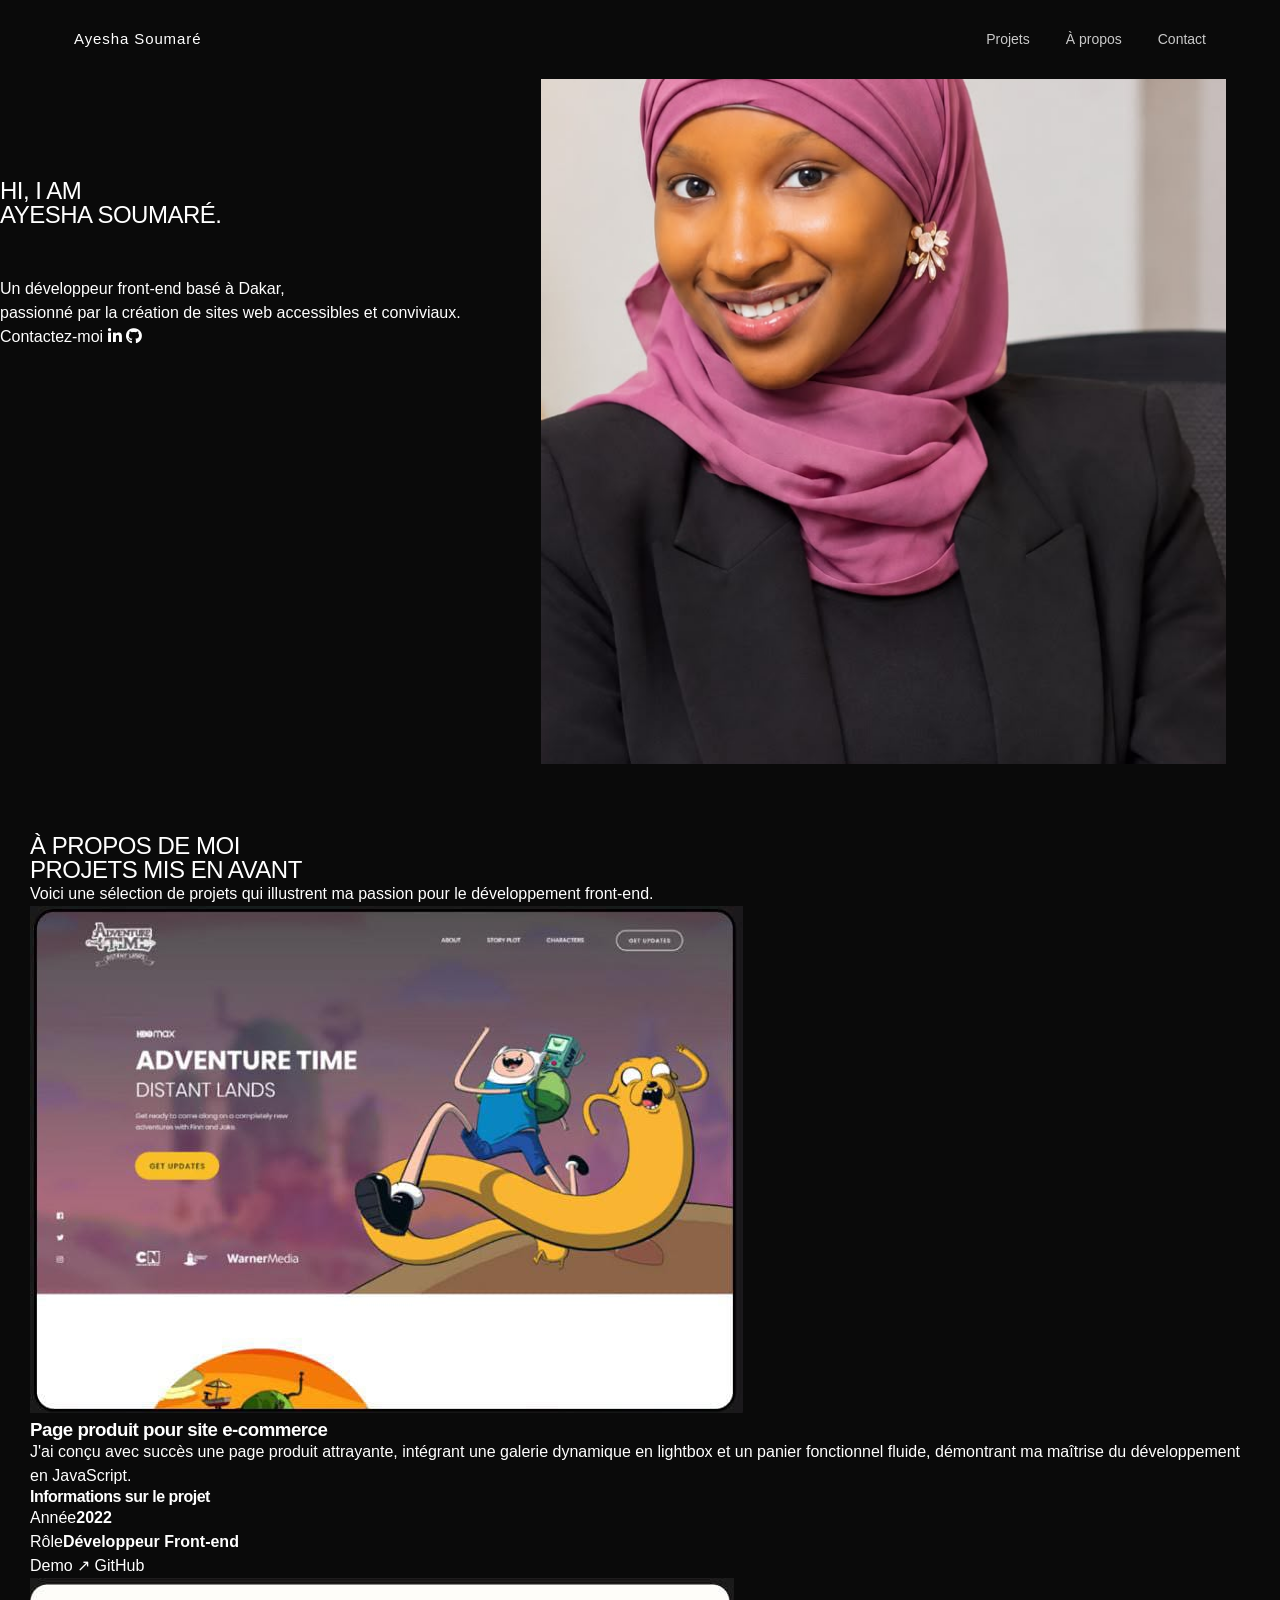
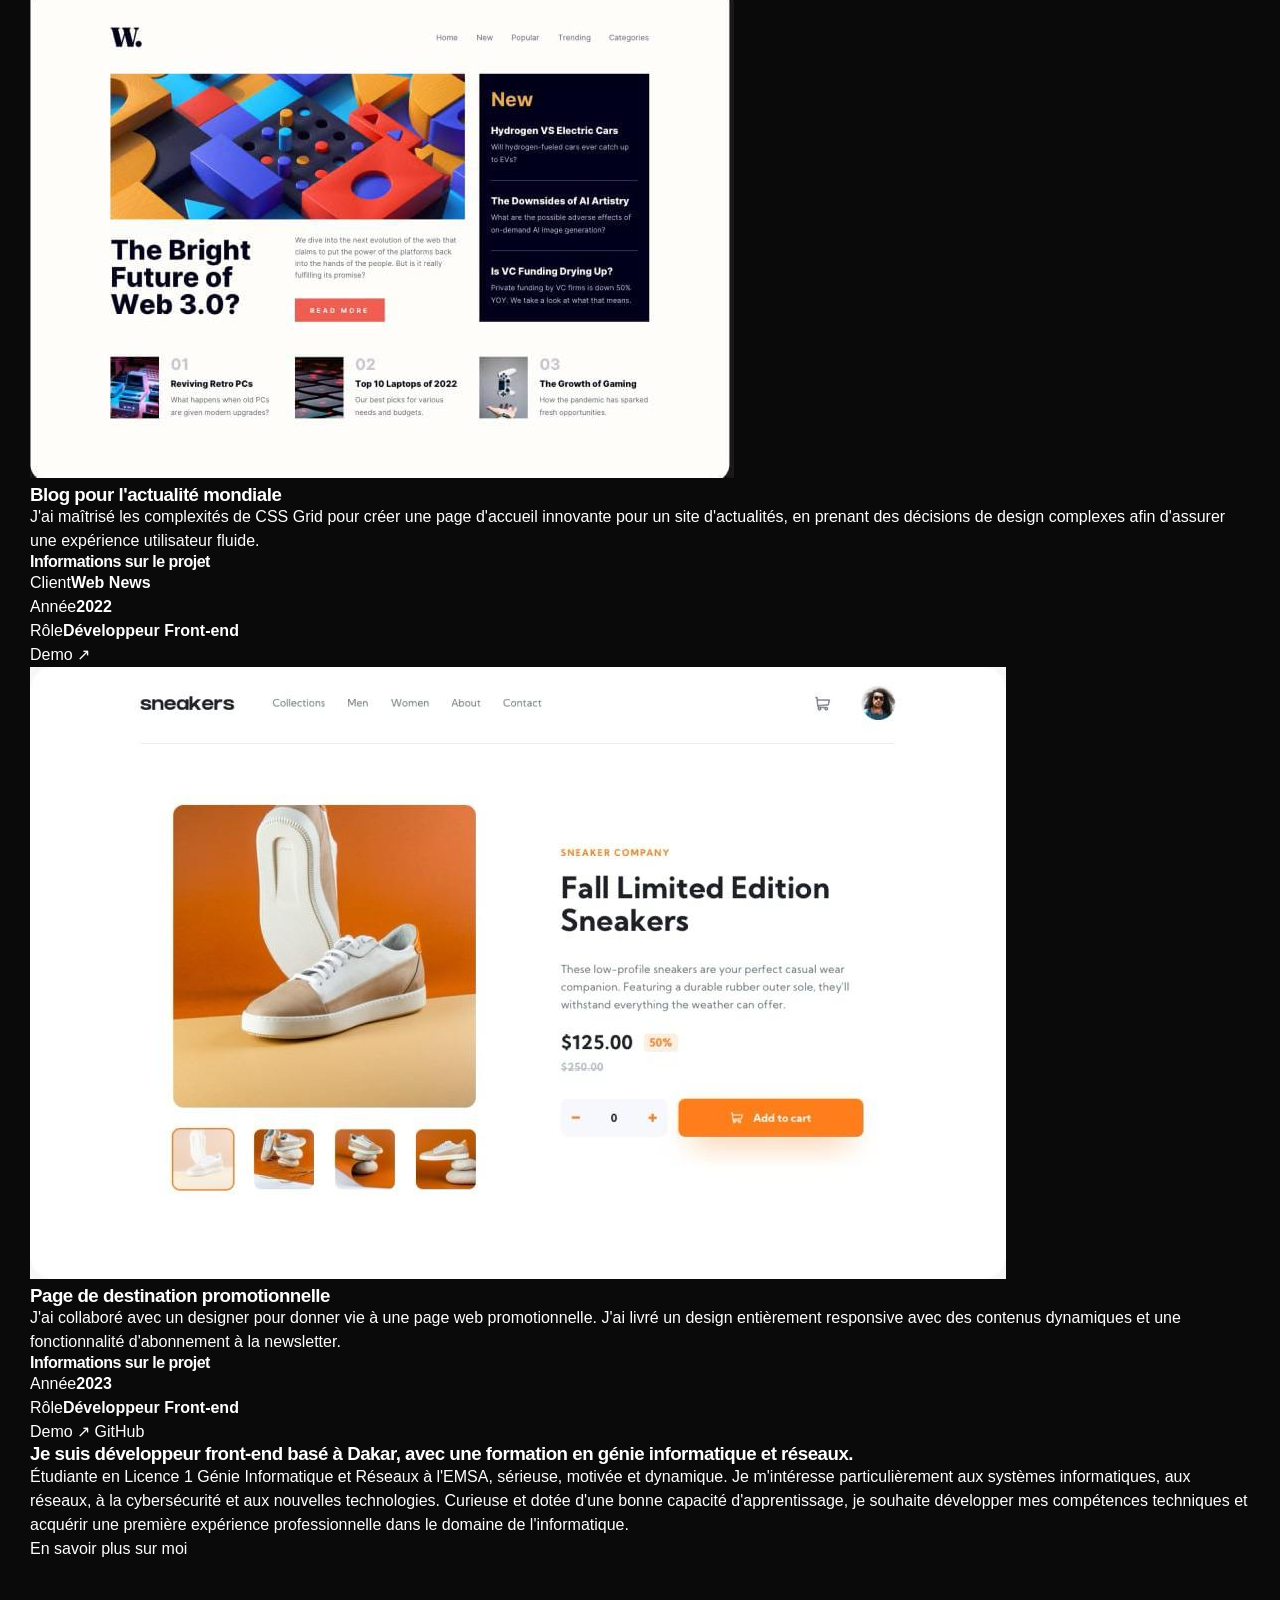
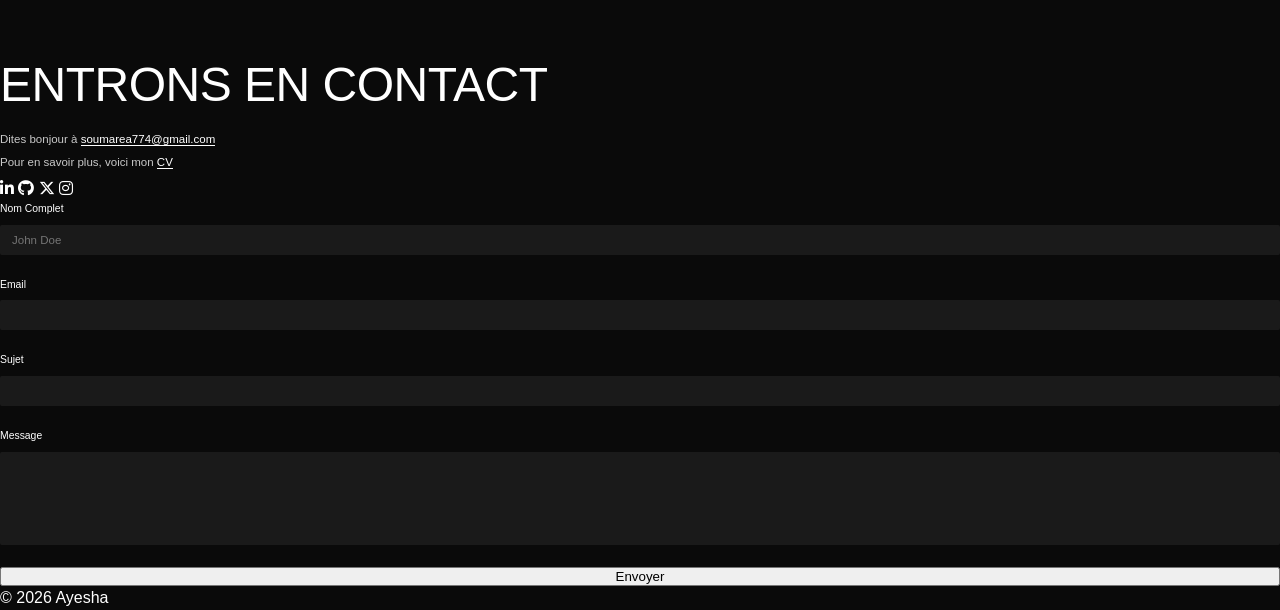
<file: index.html>
<!DOCTYPE html>
<html lang="en">
<head>
    <meta charset="UTF-8">
    <meta name="viewport" content="width=device-width, initial-scale=1.0">
    <title>Portfolio</title>
    <link rel="stylesheet" href="Style.css">
    <link rel="stylesheet" href="https://cdnjs.cloudflare.com/ajax/libs/font-awesome/6.5.0/css/all.min.css">
</head>
<body>
<header>
  <div class="brand">Ayesha Soumaré</div>
  <nav>
    <a href="#projets">Projets</a>
    <a href="A propos.html">À propos</a>
    <a href="#contact">Contact</a>
  </nav>
</header>



<section class="hero">
    <div class="hero-text">
      <h1>Hi, I am<br>Ayesha Soumaré.</h1>
      <p>Un développeur front-end basé à Dakar,<br> passionné par la création de sites web accessibles et conviviaux.</p>
      <div class="hero-actions">
        <a href="#contact" class="btn-yellow">Contactez-moi</a>
       <a href="#"> <i class="fa-brands fa-linkedin-in"></i> </a>
      <a href="#"> <i class="fa-brands fa-github"></i> </a>
     
      </div>
    </div>
    <div class="hero-photo">
      <img src="image copy 3.png" alt="Photo de profil">
    </div>
  </section>

  <section class="apropos" id="apropos">
    <div class="apropos-left">
      <h2>À propos de moi</h2>
    </div>
    
   <section class="projets" id="projets">
    <div class="projets-intro">
      <h2>Projets mis en avant</h2>
      <p>Voici une sélection de projets qui illustrent ma passion pour le développement front-end.</p>
    </div>

    <article class="projet-card">
      <div class="projet-image">
        <img src="image.png" alt="Aperçu du projet page produit e-commerce">
      </div>
      <div class="projet-details">
        <h3>Page produit pour site e-commerce</h3>
        <p>J'ai conçu avec succès une page produit attrayante, intégrant une galerie dynamique en lightbox et un panier fonctionnel fluide, démontrant ma maîtrise du développement en JavaScript.</p>
        <h4>Informations sur le projet</h4>
        <div class="projet-info">
          <div><span>Année</span><strong>2022</strong></div>
          <div><span>Rôle</span><strong>Développeur Front-end</strong></div>
        </div>
        <div class="projet-links">
          <a href="#">Demo ↗</a>
          <a href="#">GitHub</a>
        </div>
      </div>
    </article>
     <article class="projet-card">
      <div class="projet-image">
        <img src="image copy.png" alt="Aperçu du projet blog d'actualité">
      </div>
      <div class="projet-details">
        <h3>Blog pour l'actualité mondiale</h3>
        <p>J'ai maîtrisé les complexités de CSS Grid pour créer une page d'accueil innovante pour un site d'actualités, en prenant des décisions de design complexes afin d'assurer une expérience utilisateur fluide.</p>
        <h4>Informations sur le projet</h4>
        <div class="projet-info">
          <div><span>Client</span><strong>Web News</strong></div>
          <div><span>Année</span><strong>2022</strong></div>
          <div><span>Rôle</span><strong>Développeur Front-end</strong></div>
        </div>
        <div class="projet-links">
          <a href="#">Demo ↗</a>
        </div>
      </div>
    </article>
     <article class="projet-card">
      <div class="projet-image">
        <img src="image copy 2.png" alt="Aperçu du projet page de destination">
      </div>
      <div class="projet-details">
        <h3>Page de destination promotionnelle</h3>
        <p>J'ai collaboré avec un designer pour donner vie à une page web promotionnelle. J'ai livré un design entièrement responsive avec des contenus dynamiques et une fonctionnalité d'abonnement à la newsletter.</p>
        <h4>Informations sur le projet</h4>
        <div class="projet-info">
          <div><span>Année</span><strong>2023</strong></div>
          <div><span>Rôle</span><strong>Développeur Front-end</strong></div>
        </div>
        <div class="projet-links">
          <a href="#">Demo ↗</a>
          <a href="#">GitHub</a>
        </div>
      </div>
    </article>
  </section>

  <div class="apropos-right">
      <h3>Je suis développeur front-end basé à Dakar, avec une formation en génie informatique et réseaux.</h3>
      <p>Étudiante en Licence 1 Génie Informatique et Réseaux à l'EMSA,
                sérieuse, motivée et dynamique. Je m'intéresse particulièrement
                aux systèmes informatiques, aux réseaux, à la cybersécurité et
                aux nouvelles technologies. Curieuse et dotée d'une bonne capacité
                d'apprentissage, je souhaite développer mes compétences techniques
                et acquérir une première expérience professionnelle dans le domaine
                de l'informatique.</p>
      <a href="#apropos" class="link-underline"><a href="A propos.html">En savoir plus sur moi</a></a>
    </div>
  </section>
   <section class="contact" id="contact">
    <div class="contact-left">
      <h2>Entrons en contact</h2>
      <p>Dites bonjour à <a href="mailto:soumarea774@gmail.com">soumarea774@gmail.com</a></p>
      <p>Pour en savoir plus, voici mon <a href="CV.html">CV</a></p>
      <div class="hero-actions">
       <a href="#"> <i class="fa-brands fa-linkedin-in"></i> </a>
      <a href="#"> <i class="fa-brands fa-github"></i> </a>
     <a href="#"> <i class="fa-brands fa-x-twitter"></i> </a>
      <a href="#"> <i class="fa-brands fa-instagram"></i> </a>
      </div>
    </div>
    <form class="contact-form">
      <label for="nom">Nom Complet</label>
      <input type="text" id="nom" name="nom" placeholder="John Doe">

      <label for="email">Email</label>
      <input type="email" id="email" name="email">

      <label for="sujet">Sujet</label>
      <input type="text" id="sujet" name="sujet">

      <label for="message">Message</label>
      <textarea id="message" name="message" rows="5"></textarea>

      <button type="submit" class="btn-yellow">Envoyer</button>
    </form>
  </section>

  <footer>
    <p>&copy; 2026 Ayesha </p>
  </footer>

  </body>
</html>
</file>
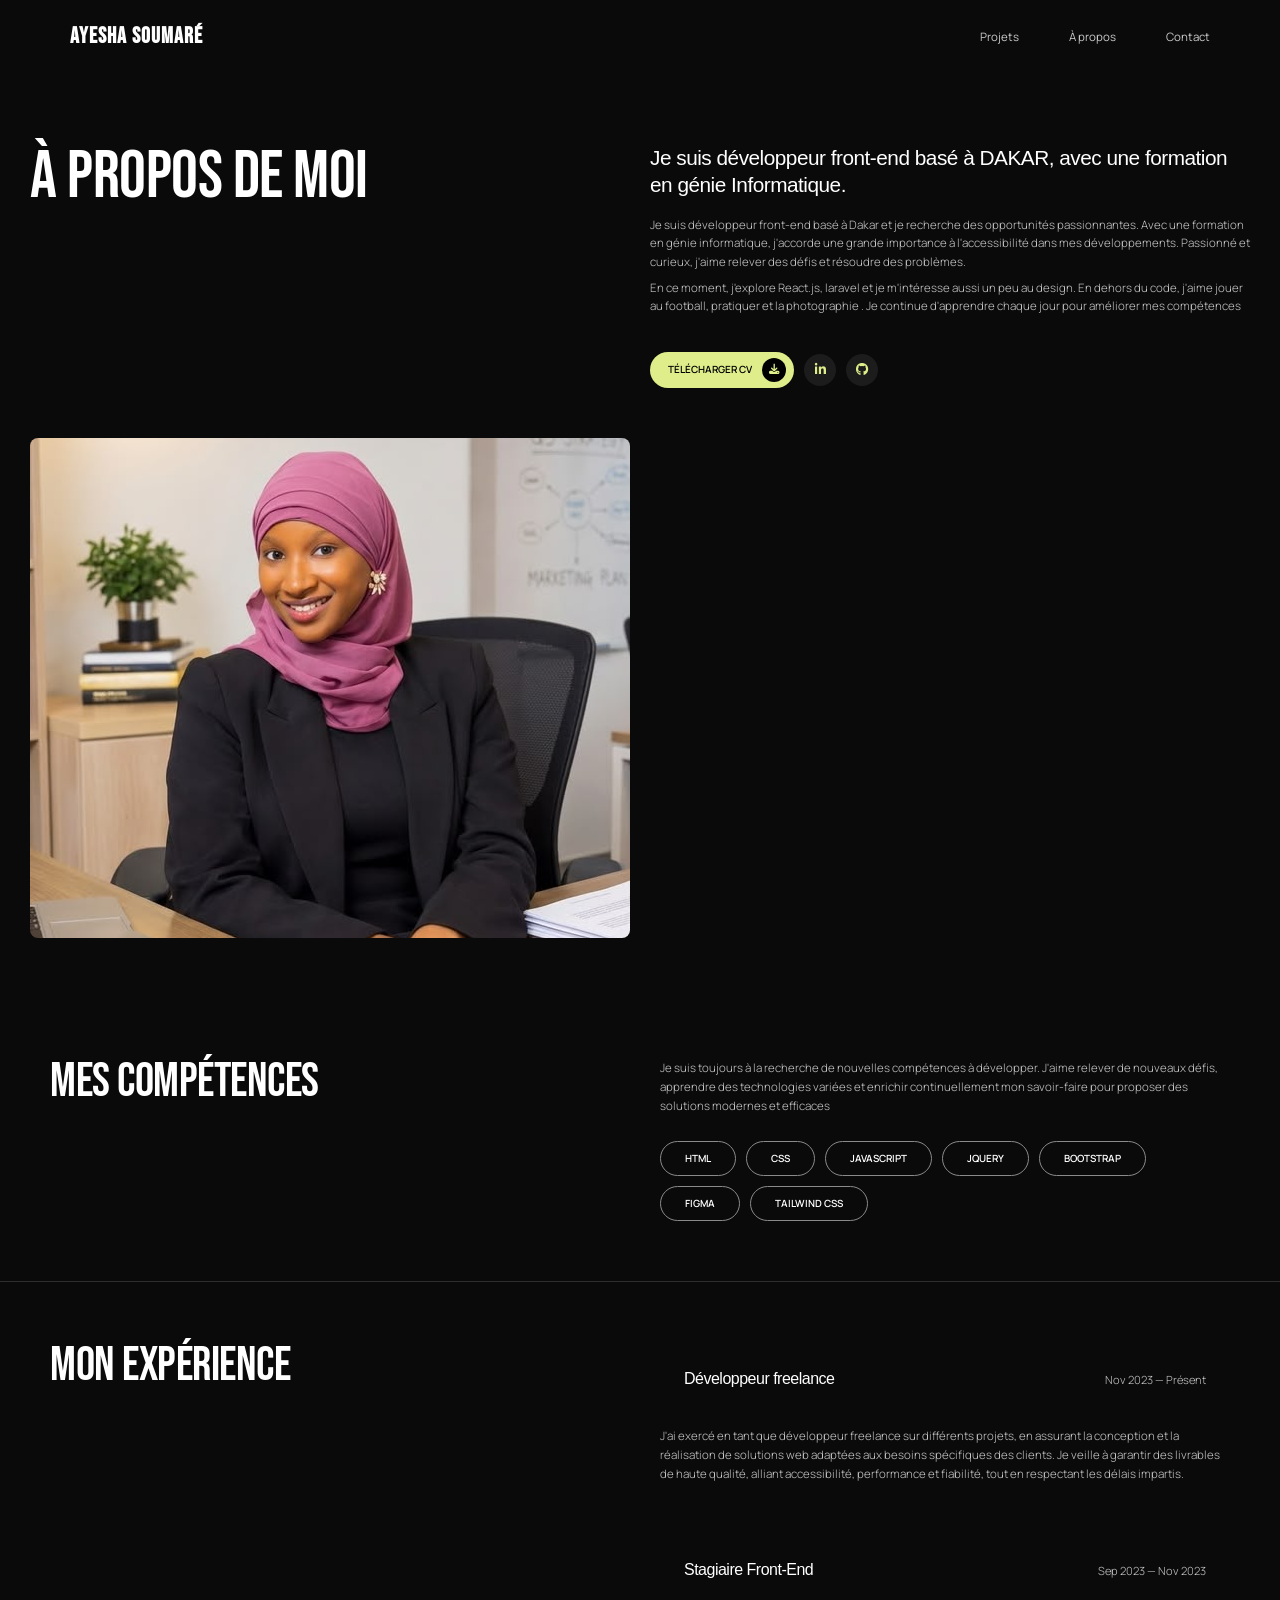
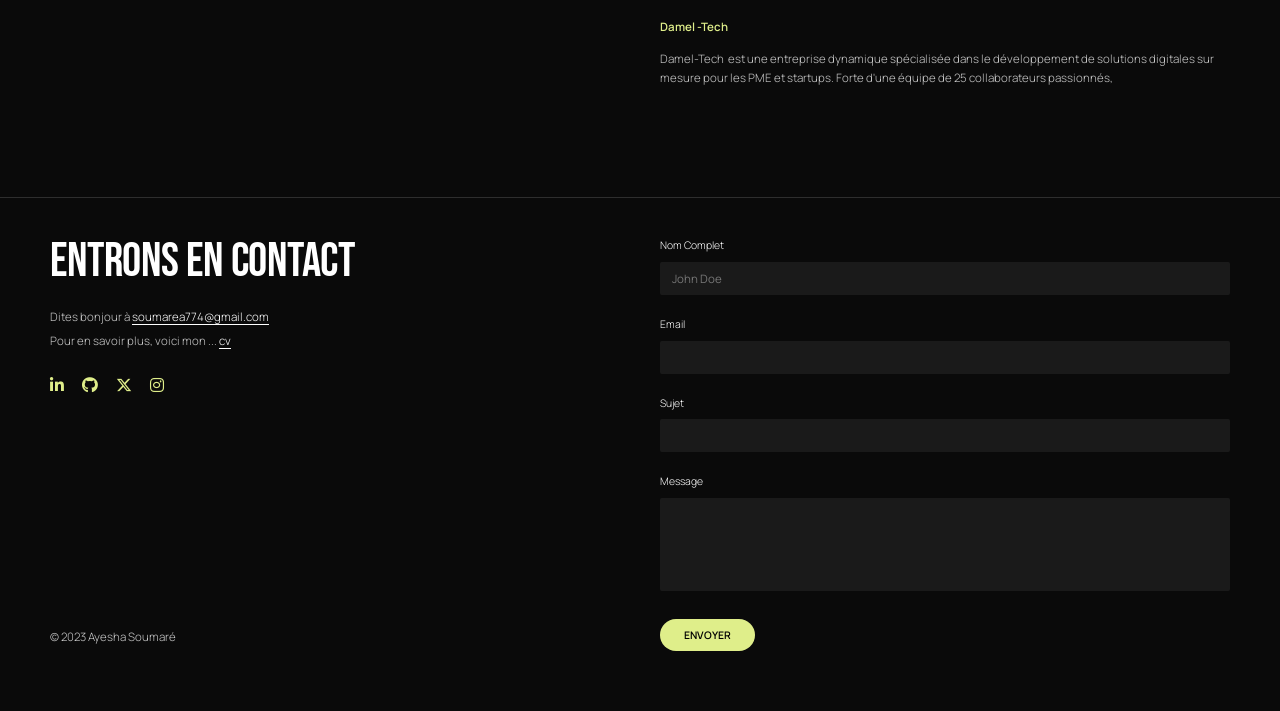
<file: A propos.html>
<!DOCTYPE html>
<html lang="fr">
<head>
  <meta charset="UTF-8">
  <meta name="viewport" content="width=device-width, initial-scale=1.0">
  <title>Portfolio</title>
  <link rel="preconnect" href="https://fonts.googleapis.com">
  <link rel="preconnect" href="https://fonts.gstatic.com" crossorigin>
  <link href="https://fonts.googleapis.com/css2?family=Bebas+Neue&family=Manrope:wght@300;400;500;600&display=swap" rel="stylesheet">
  <link rel="stylesheet" href="https://cdnjs.cloudflare.com/ajax/libs/font-awesome/6.5.1/css/all.min.css">
  <link rel="stylesheet" href="Style.css">
</head>
<body>

  <!-- Navbar -->
  <header class="navbar">
    <a href="#" class="logo">Ayesha Soumaré</a>
    <nav>
      <a href="#">Projets</a>
      <a href="#apropos">À propos</a>
      <a href="#contact">Contact</a>
    </nav>
  </header>

  <!-- À propos -->
  <section class="apropos" id="apropos">
    <div class="apropos-top">
      <h1>À propos de moi</h1>
      <div class="apropos-text">
        <h3>Je suis développeur front-end basé à DAKAR, avec une formation en génie Informatique.</h3>
        <p>Je suis développeur front-end basé à Dakar et je recherche des opportunités passionnantes. Avec une formation en génie informatique, j'accorde une grande importance à l'accessibilité dans mes développements. Passionné et curieux, j'aime relever des défis et résoudre des problèmes.</p>
        <p>En ce moment, j'explore React.js, laravel et je m'intéresse aussi un peu au design. En dehors du code, j'aime jouer au football, pratiquer et la photographie . Je continue d'apprendre chaque jour pour améliorer mes compétences</p>
        <div class="actions">
          <a href="#" class="btn-cv">Télécharger CV <span class="icon-circle"><i class="fa-solid fa-download"></i></span></a>
          <a href="#" class="icon-btn"><i class="fa-brands fa-linkedin-in"></i></a>
          <a href="#" class="icon-btn"><i class="fa-brands fa-github"></i></a>
        </div>
      </div>
    </div>

    <div class="hero-photo2">
      <img src="WhatsApp Image 2026-09-30 at 17.14.30.jpeg" alt="Photo de profil">
    </div>
  </section>

  <!-- Compétences -->
  <section class="section">
    <h2>Mes compétences</h2>
    <div class="content">
      <p>Je suis toujours à la recherche de nouvelles compétences à développer. J'aime relever de nouveaux défis, apprendre des technologies variées et enrichir continuellement mon savoir-faire pour proposer des solutions modernes et efficaces</p>
      <ul class="tags">
        <li>HTML</li>
        <li>CSS</li>
        <li>JavaScript</li>
        <li>jQuery</li>
        <li>Bootstrap</li>
        <li>Figma</li>
        <li>Tailwind CSS</li>
      </ul>
    </div>
  </section>

  <!-- Expérience -->
  <section class="section">
    <h2>Mon expérience</h2>
    <div class="content">
      <article class="job">
        <header>
          <h3>Développeur freelance</h3>
          <span class="date">Nov 2023 — Présent</span>
        </header>
        <p>J'ai exercé en tant que développeur freelance sur différents projets, en assurant la conception et la réalisation de solutions web adaptées aux besoins spécifiques des clients. Je veille à garantir des livrables de haute qualité, alliant accessibilité, performance et fiabilité, tout en respectant les délais impartis.</p>
      </article>

      <article class="job">
        <header>
          <h3>Stagiaire Front-End</h3>
          <span class="date">Sep 2023 — Nov 2023</span>
        </header>
        <span class="company">Damel -Tech</span>
        <p>Damel-Tech&nbsp; est une entreprise dynamique spécialisée dans le développement de solutions digitales sur mesure pour les PME et startups. Forte d'une équipe de 25 collaborateurs passionnés,</p>
      </article>
    </div>
  </section>

  <!-- Contact -->
  <section class="section contact" id="contact">
    <div class="contact-left">
      <h2>Entrons en contact</h2>
      <p>Dites bonjour à <a href="mailto:moussandoye@gmail.com">soumarea774@gmail.com</a></p>
      <p>Pour en savoir plus, voici mon ... <a href="#">cv</a></p>
      <div class="socials">
        <a href="#"><i class="fa-brands fa-linkedin-in"></i></a>
        <a href="#"><i class="fa-brands fa-github"></i></a>
        <a href="#"><i class="fa-brands fa-x-twitter"></i></a>
        <a href="#"><i class="fa-brands fa-instagram"></i></a>
      </div>
      <p class="copyright">© 2023 Ayesha Soumaré</p>
    </div>

    <form class="contact-form">
      <label for="nom">Nom Complet</label>
      <input type="text" id="nom" placeholder="John Doe">

      <label for="email">Email</label>
      <input type="email" id="email">

      <label for="sujet">Sujet</label>
      <input type="text" id="sujet">

      <label for="message">Message</label>
      <textarea id="message" rows="5"></textarea>

      <button type="submit" class="btn-send">Envoyer</button>
    </form>
  </section>

</body>
</html>
</file>
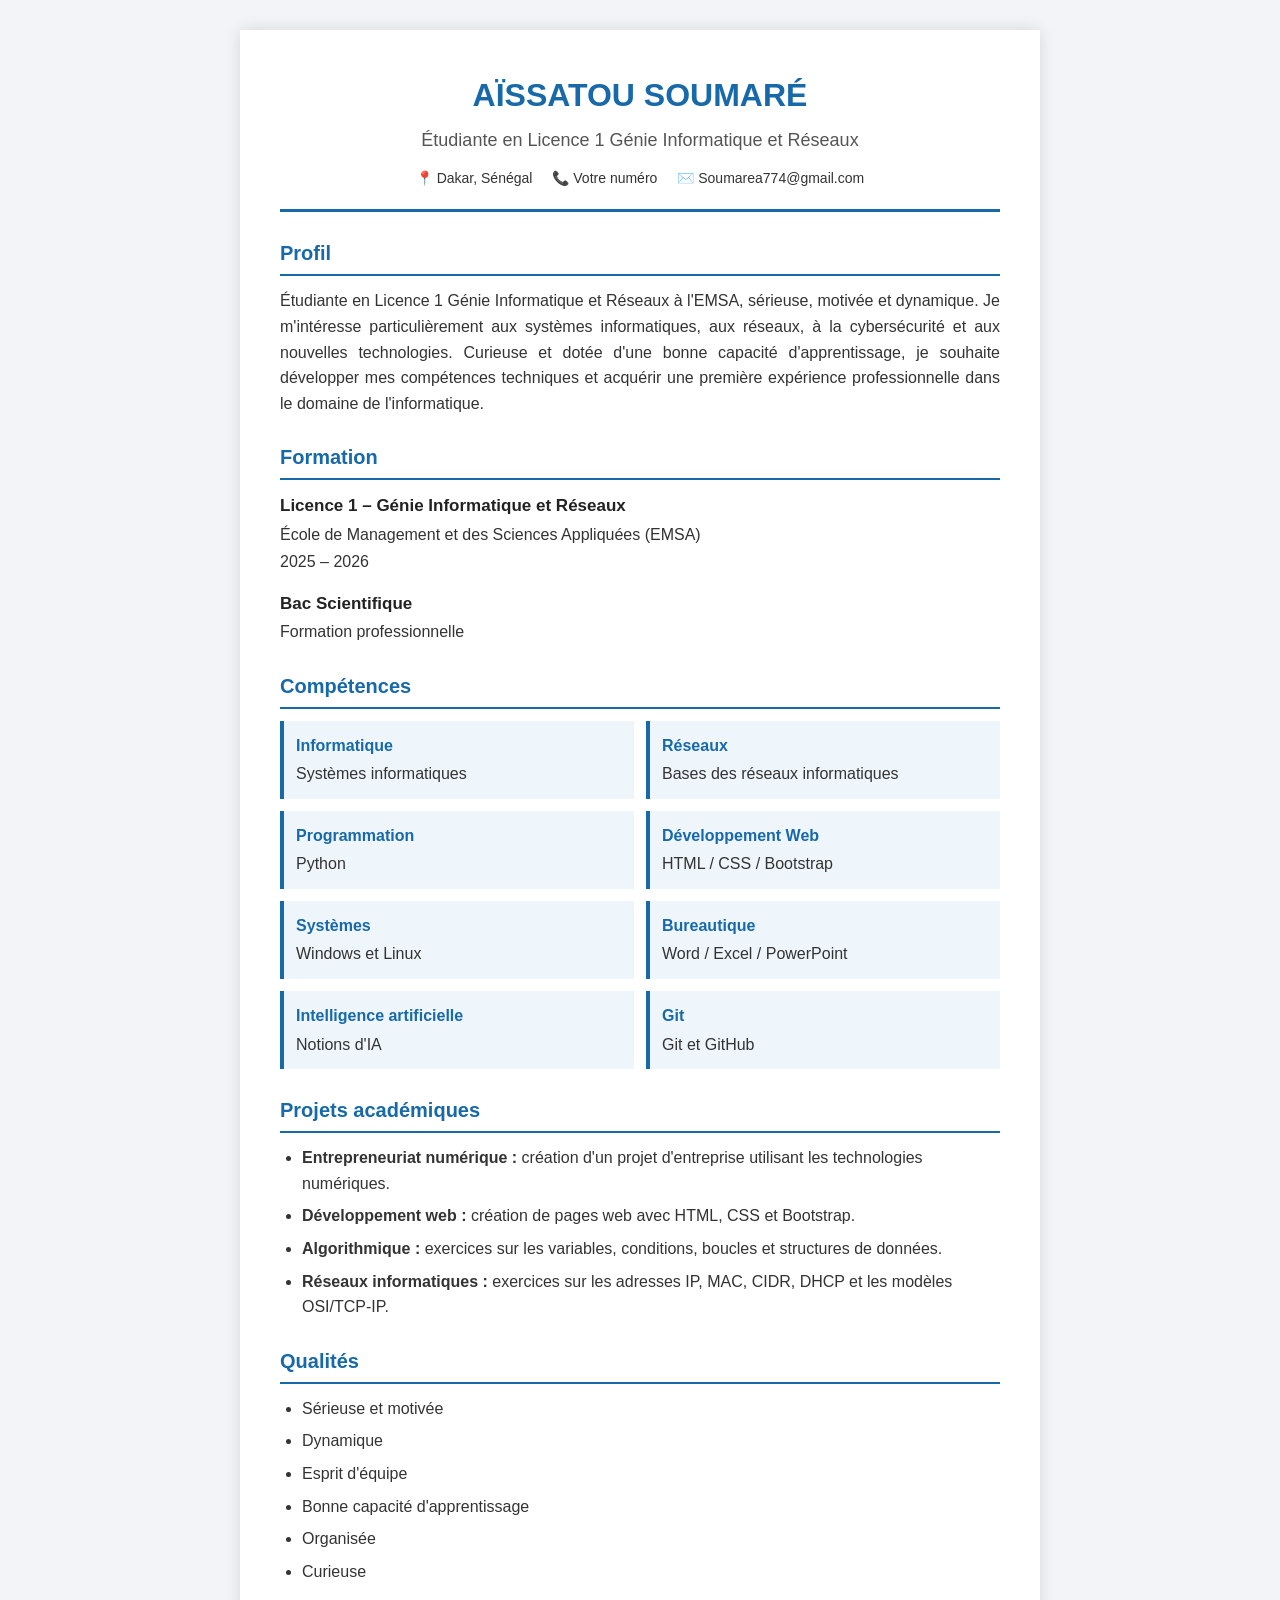
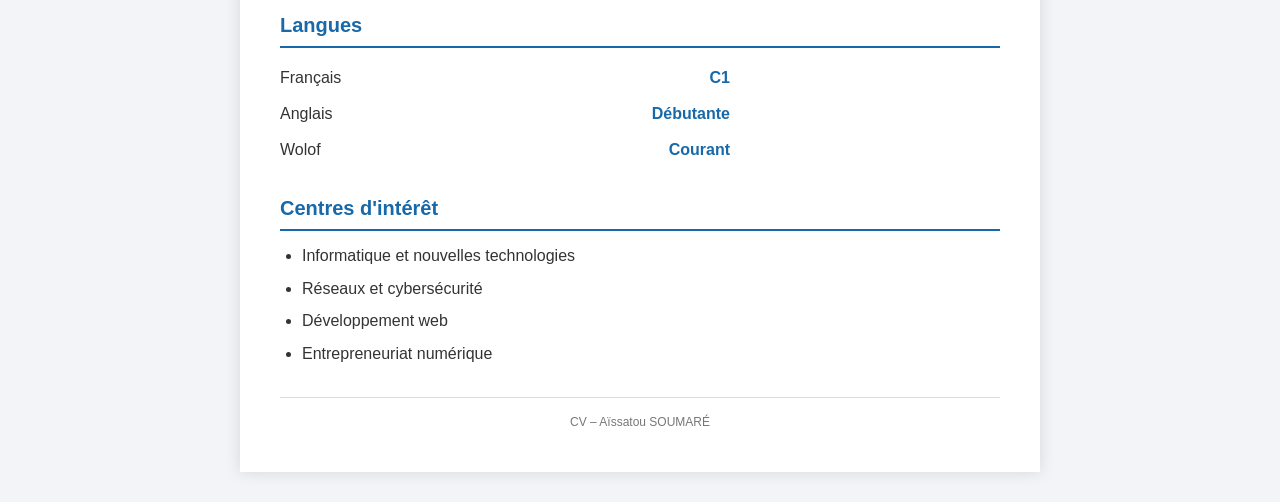
<file: CV.html>
<!DOCTYPE html>
<html lang="fr">
<head>
    <meta charset="UTF-8">
    <meta name="viewport" content="width=device-width, initial-scale=1.0">

    <title>CV - Aïssatou SOUMARÉ</title>

    <link rel="stylesheet" href="Cv.css">
</head>

<body>

    <div class="cv">

        <!-- EN-TÊTE -->
        <header>
            <h1>AÏSSATOU SOUMARÉ</h1>
            <h2>Étudiante en Licence 1 Génie Informatique et Réseaux</h2>

            <div class="contact">
                <span>📍 Dakar, Sénégal</span>
                <span>📞 Votre numéro</span>
                <span>✉️ Soumarea774@gmail.com</span>
            </div>
        </header>


        <!-- PROFIL -->
        <section>
            <h3>Profil</h3>

            <p>
                Étudiante en Licence 1 Génie Informatique et Réseaux à l'EMSA,
                sérieuse, motivée et dynamique. Je m'intéresse particulièrement
                aux systèmes informatiques, aux réseaux, à la cybersécurité et
                aux nouvelles technologies. Curieuse et dotée d'une bonne capacité
                d'apprentissage, je souhaite développer mes compétences techniques
                et acquérir une première expérience professionnelle dans le domaine
                de l'informatique.
            </p>
        </section>


        <!-- FORMATION -->
        <section>
            <h3>Formation</h3>

            <div class="formation">
                <h4>Licence 1 – Génie Informatique et Réseaux</h4>
                <p>École de Management et des Sciences Appliquées (EMSA)</p>
                <p>2025 – 2026</p>
            </div>

            <div class="formation">
                <h4>Bac Scientifique</h4>
                <p>Formation professionnelle</p>
            </div>
        </section>


        <!-- COMPÉTENCES -->
        <section>
            <h3>Compétences</h3>

            <div class="competences">

                <div class="competence">
                    <strong>Informatique</strong>
                    <p>Systèmes informatiques</p>
                </div>

                <div class="competence">
                    <strong>Réseaux</strong>
                    <p>Bases des réseaux informatiques</p>
                </div>

                <div class="competence">
                    <strong>Programmation</strong>
                    <p>Python</p>
                </div>

                <div class="competence">
                    <strong>Développement Web</strong>
                    <p>HTML / CSS / Bootstrap</p>
                </div>

                <div class="competence">
                    <strong>Systèmes</strong>
                    <p>Windows et Linux</p>
                </div>

                <div class="competence">
                    <strong>Bureautique</strong>
                    <p>Word / Excel / PowerPoint</p>
                </div>

                <div class="competence">
                    <strong>Intelligence artificielle</strong>
                    <p>Notions d'IA</p>
                </div>

                <div class="competence">
                    <strong>Git</strong>
                    <p>Git et GitHub</p>
                </div>

            </div>
        </section>


        <!-- PROJETS -->
        <section>
            <h3>Projets académiques</h3>

            <ul>
                <li>
                    <strong>Entrepreneuriat numérique :</strong>
                    création d'un projet d'entreprise utilisant les technologies numériques.
                </li>

                <li>
                    <strong>Développement web :</strong>
                    création de pages web avec HTML, CSS et Bootstrap.
                </li>

                <li>
                    <strong>Algorithmique :</strong>
                    exercices sur les variables, conditions, boucles et structures de données.
                </li>

                <li>
                    <strong>Réseaux informatiques :</strong>
                    exercices sur les adresses IP, MAC, CIDR, DHCP et les modèles OSI/TCP-IP.
                </li>
            </ul>
        </section>


        <!-- QUALITÉS -->
        <section>
            <h3>Qualités</h3>

            <ul>
                <li>Sérieuse et motivée</li>
                <li>Dynamique</li>
                <li>Esprit d'équipe</li>
                <li>Bonne capacité d'apprentissage</li>
                <li>Organisée</li>
                <li>Curieuse</li>
            </ul>
        </section>


        <!-- LANGUES -->
        <section>
            <h3>Langues</h3>

            <div class="langue">
                <span>Français</span>
                <strong>C1</strong>
            </div>

            <div class="langue">
                <span>Anglais</span>
                <strong>Débutante</strong>
            </div>

            <div class="langue">
                <span>Wolof</span>
                <strong>Courant</strong>
            </div>
        </section>


        <!-- CENTRES D'INTÉRÊT -->
        <section>
            <h3>Centres d'intérêt</h3>

            <ul>
                <li>Informatique et nouvelles technologies</li>
                <li>Réseaux et cybersécurité</li>
                <li>Développement web</li>
                <li>Entrepreneuriat numérique</li>
            </ul>
        </section>


        <footer>
            CV – Aïssatou SOUMARÉ
        </footer>

    </div>

</body>
</html>
</file>
<file: Style.css>
:root {
  --bg-dark: #1c130f;
  --bg-dark-2: #100b09;
  --brown: #4a2f22;
  --yellow: #f3f28c;
  --off-white: #e9e6df;
  --text-light: #f5f2ec;
  --text-muted: #c9bfb4;
  --radius: 14px;
}

* { box-sizing: border-box; margin: 0; padding: 0; }

body {
  font-family: 'Segoe UI', Arial, sans-serif;
  background: var(--bg-dark);
  color: var(--text-light);
  line-height: 1.6;
}

h1, h2, h3, h4 {
  font-family: 'Arial Black', Arial, sans-serif;
  letter-spacing: -0.5px;
  line-height: 1.1;
}

a { color: inherit; text-decoration: none; }

.link-underline {
  color: var(--yellow);
  border-bottom: 2px solid var(--yellow);
  font-weight: bold;
  font-size: 0.9rem;
}
header{
  display:flex;justify-content:space-between;align-items:center;
  padding:28px 24px;max-width:1180px;margin:0 auto;
}
.brand{font-size:15px;letter-spacing:0.06em;}
nav{display:flex;gap:36px;font-size:14px;color:var(--muted);}
nav a:hover{color:var(--text);}

/* NAVBAR */
.navbar {
  display: flex;
  justify-content: space-between;
  align-items: center;
  padding: 1.5rem 5%;
}

.navbar .logo {
  font-weight: bold;
  letter-spacing: 1px;
}

.navbar nav a {
  margin-left: 2rem;
  font-size: 0.95rem;
}

/* HERO */
.hero-text {
  margin-top: 100px;

}
.hero-text p {
  margin-top: 50px;

}




:root {
  --bg: #0a0a0a;
  --text: #ffffff;
  --muted: #c9c9c9;
  --accent: #dfee8a;
  --field: #1a1a1a;
  --line: #2e2e2e;
}

* { box-sizing: border-box; margin: 0; padding: 0; }
html { scroll-behavior: smooth; }

body {
  font-family: "Manrope", sans-serif;
  background: var(--bg);
  color: var(--text);
  line-height: 1.5;
}

a { color: inherit; text-decoration: none; }
ul { list-style: none; }

h1, h2 {
  font-family: "Bebas Neue", sans-serif;
  font-weight: 400;
  text-transform: uppercase;
  line-height: 1;
}

/* ===== Navbar ===== */
.navbar {
  display: flex;
  justify-content: space-between;
  align-items: center;
  padding: 20px;
}

.logo {
  font-family: "Bebas Neue", sans-serif;
  font-size: 1.4rem;
  text-transform: uppercase;
}

.navbar nav { display: flex; gap: 18px; }
.navbar nav a { font-size: 0.72rem; color: var(--muted); }
.navbar nav a:hover { color: var(--accent); }

/* ===== À propos ===== */
.apropos { padding: 70px 30px 60px; }

.apropos-top {
  display: grid;
  grid-template-columns: 1fr 1fr;
  gap: 20px;
  align-items: start;
  margin-bottom: 50px;
}

.apropos-top h1 { font-size: 4.2rem; }

.apropos-text h3 {
  font-weight: 500;
  font-size: 1.3rem;
  line-height: 1.3;
  margin-bottom: 18px;
}

.apropos-text p {
  font-size: 0.72rem;
  font-weight: 300;
  color: var(--muted);
  line-height: 1.6;
  margin-bottom: 8px;
}

.actions {
  display: flex;
  align-items: center;
  gap: 10px;
  margin-top: 36px;
}

.btn-cv {
  display: inline-flex;
  align-items: center;
  gap: 10px;
  background: var(--accent);
  color: #000;
  font-size: 0.62rem;
  font-weight: 600;
  text-transform: uppercase;
  padding: 6px 8px 6px 18px;
  border-radius: 999px;
}

.icon-circle {
  display: inline-flex;
  align-items: center;
  justify-content: center;
  width: 24px;
  height: 24px;
  border-radius: 50%;
  background: #000;
  color: var(--accent);
  font-size: 0.65rem;
}

.icon-btn {
  display: inline-flex;
  align-items: center;
  justify-content: center;
  width: 32px;
  height: 32px;
  border-radius: 50%;
  background: #1c1c1c;
  color: var(--accent);
  font-size: 0.8rem;
}
.hero{
display: flex;
gap: 80px;
}
.hero-photo2 {
  background: #634141;
  border-radius: 8px;
  height: 500px;
  margin-top: 20px;
  display: flex;
  justify-content: center
;
 align-items: center;
  overflow: hidden;
  width: 600px;
}

.hero-photo img {
  height: 100%;
  width: auto;
  object-fit: contain;
  object-position: bottom;
}

/* ===== Sections ===== */
.section {
  display: grid;
  grid-template-columns: 1fr 1fr;
  gap: 40px;
  padding: 60px 50px;
  border-bottom: 1px solid var(--line);
}

.section h2 { font-size: 3rem; }

.content p {
  font-size: 0.72rem;
  font-weight: 300;
  color: var(--muted);
  line-height: 1.65;
}

/* ===== Compétences ===== */
.tags { display: flex; flex-wrap: wrap; gap: 10px; margin-top: 26px; }

.tags li {
  border: 1px solid #8a8a8a;
  border-radius: 999px;
  padding: 9px 24px;
  font-size: 0.62rem;
  font-weight: 600;
  text-transform: uppercase;
}

/* ===== Expérience ===== */
.job { margin-bottom: 50px; }

.job header {
  display: flex;
  justify-content: space-between;
  align-items: baseline;
  margin-bottom: 10px;
}

.job h3 { font-size: 1rem; font-weight: 400; }
.date { font-size: 0.7rem; font-weight: 300; color: var(--muted); }

.company {
  display: block;
  font-size: 0.72rem;
  font-weight: 600;
  color: var(--accent);
  margin-bottom: 14px;
}

/* ===== Contact ===== */
.contact { border-bottom: none; padding-top: 40px; }
.contact-left { display: flex; flex-direction: column; }
.contact-left h2 { font-size: 3rem; margin-bottom: 22px; }

.contact-left p {
  font-size: 0.72rem;
  font-weight: 300;
  color: var(--muted);
  margin-bottom: 6px;
}

.contact-left p a { color: var(--text); border-bottom: 1px solid var(--text); }

.socials {
  display: flex;
  gap: 18px;
  margin-top: 18px;
  font-size: 1rem;
  color: var(--accent);
}

.contact-left .copyright { margin-top: auto; padding-top: 220px; }

.contact-form { display: flex; flex-direction: column; }
.contact-form label { font-size: 0.65rem; font-weight: 300; margin-bottom: 8px; }

.contact-form input,
.contact-form textarea {
  background: var(--field);
  border: none;
  border-radius: 2px;
  padding: 9px 12px;
  margin-bottom: 22px;
  color: var(--text);
  font-family: inherit;
  font-size: 0.72rem;
  outline: none;
}

.contact-form textarea { height: 93px; resize: none; }

.contact-form input:focus,
.contact-form textarea:focus { box-shadow: 0 0 0 1px var(--accent); }

.btn-send {
  align-self: flex-start;
  background: var(--accent);
  color: #000;
  border: none;
  border-radius: 999px;
  padding: 9px 24px;
  margin-top: 6px;
  font-family: inherit;
  font-size: 0.65rem;
  font-weight: 600;
  text-transform: uppercase;
  cursor: pointer;
}

/* ===== Mobile ===== */
@media (max-width: 768px) {
  .apropos { padding: 40px 20px; }
  .apropos-top, .section { grid-template-columns: 1fr; }
  .apropos-top h1 { font-size: 3rem; }
  .section { padding: 40px 20px; }
  .hero-photo { height: 300px; margin: 0; }
  .contact-left .copyright { padding-top: 40px; }
}
</file>
<file: Cv.css>
/* =========================
   STYLE GÉNÉRAL
========================= */

* {
    margin: 0;
    padding: 0;
    box-sizing: border-box;
}

body {
    font-family: Arial, sans-serif;
    background-color: #f2f4f7;
    color: #333;
    line-height: 1.6;
}


/* =========================
   CONTENEUR DU CV
========================= */

.cv {
    width: 800px;
    margin: 30px auto;
    padding: 40px;
    background-color: white;
    box-shadow: 0 0 15px rgba(0, 0, 0, 0.12);
}


/* =========================
   EN-TÊTE
========================= */

header {
    text-align: center;
    padding-bottom: 20px;
    margin-bottom: 25px;
    border-bottom: 3px solid #1769aa;
}

header h1 {
    color: #1769aa;
    font-size: 32px;
    margin-bottom: 5px;
}

header h2 {
    font-size: 18px;
    font-weight: normal;
    color: #555;
}

.contact {
    display: flex;
    justify-content: center;
    gap: 20px;
    flex-wrap: wrap;
    margin-top: 12px;
    font-size: 14px;
}


/* =========================
   SECTIONS
========================= */

section {
    margin-bottom: 25px;
}

section h3 {
    color: #1769aa;
    font-size: 20px;
    margin-bottom: 12px;
    padding-bottom: 5px;
    border-bottom: 2px solid #1769aa;
}


/* =========================
   PROFIL
========================= */

section p {
    text-align: justify;
}


/* =========================
   FORMATION
========================= */

.formation {
    margin-bottom: 15px;
}

.formation h4 {
    color: #222;
    font-size: 17px;
}

.formation p {
    margin: 2px 0;
}


/* =========================
   COMPÉTENCES
========================= */

.competences {
    display: grid;
    grid-template-columns: 1fr 1fr;
    gap: 12px;
}

.competence {
    padding: 12px;
    background-color: #eef6fc;
    border-left: 4px solid #1769aa;
}

.competence strong {
    color: #1769aa;
}

.competence p {
    margin-top: 3px;
}


/* =========================
   LISTES
========================= */

ul {
    padding-left: 22px;
}

li {
    margin-bottom: 7px;
}


/* =========================
   LANGUES
========================= */

.langue {
    display: flex;
    justify-content: space-between;
    max-width: 450px;
    padding: 5px 0;
}

.langue strong {
    color: #1769aa;
}


/* =========================
   FOOTER
========================= */

footer {
    text-align: center;
    margin-top: 30px;
    padding-top: 15px;
    border-top: 1px solid #ddd;
    font-size: 12px;
    color: #777;
}


/* =========================
   VERSION MOBILE
========================= */

@media (max-width: 850px) {

    .cv {
        width: 95%;
        margin: 15px auto;
        padding: 25px;
    }

    .competences {
        grid-template-columns: 1fr;
    }

    .contact {
        flex-direction: column;
        gap: 5px;
    }
}


/* =========================
   IMPRESSION / PDF
========================= */

@media print {

    body {
        background-color: white;
    }

    .cv {
        width: 100%;
        margin: 0;
        padding: 20px;
        box-shadow: none;
    }
}
</file>
